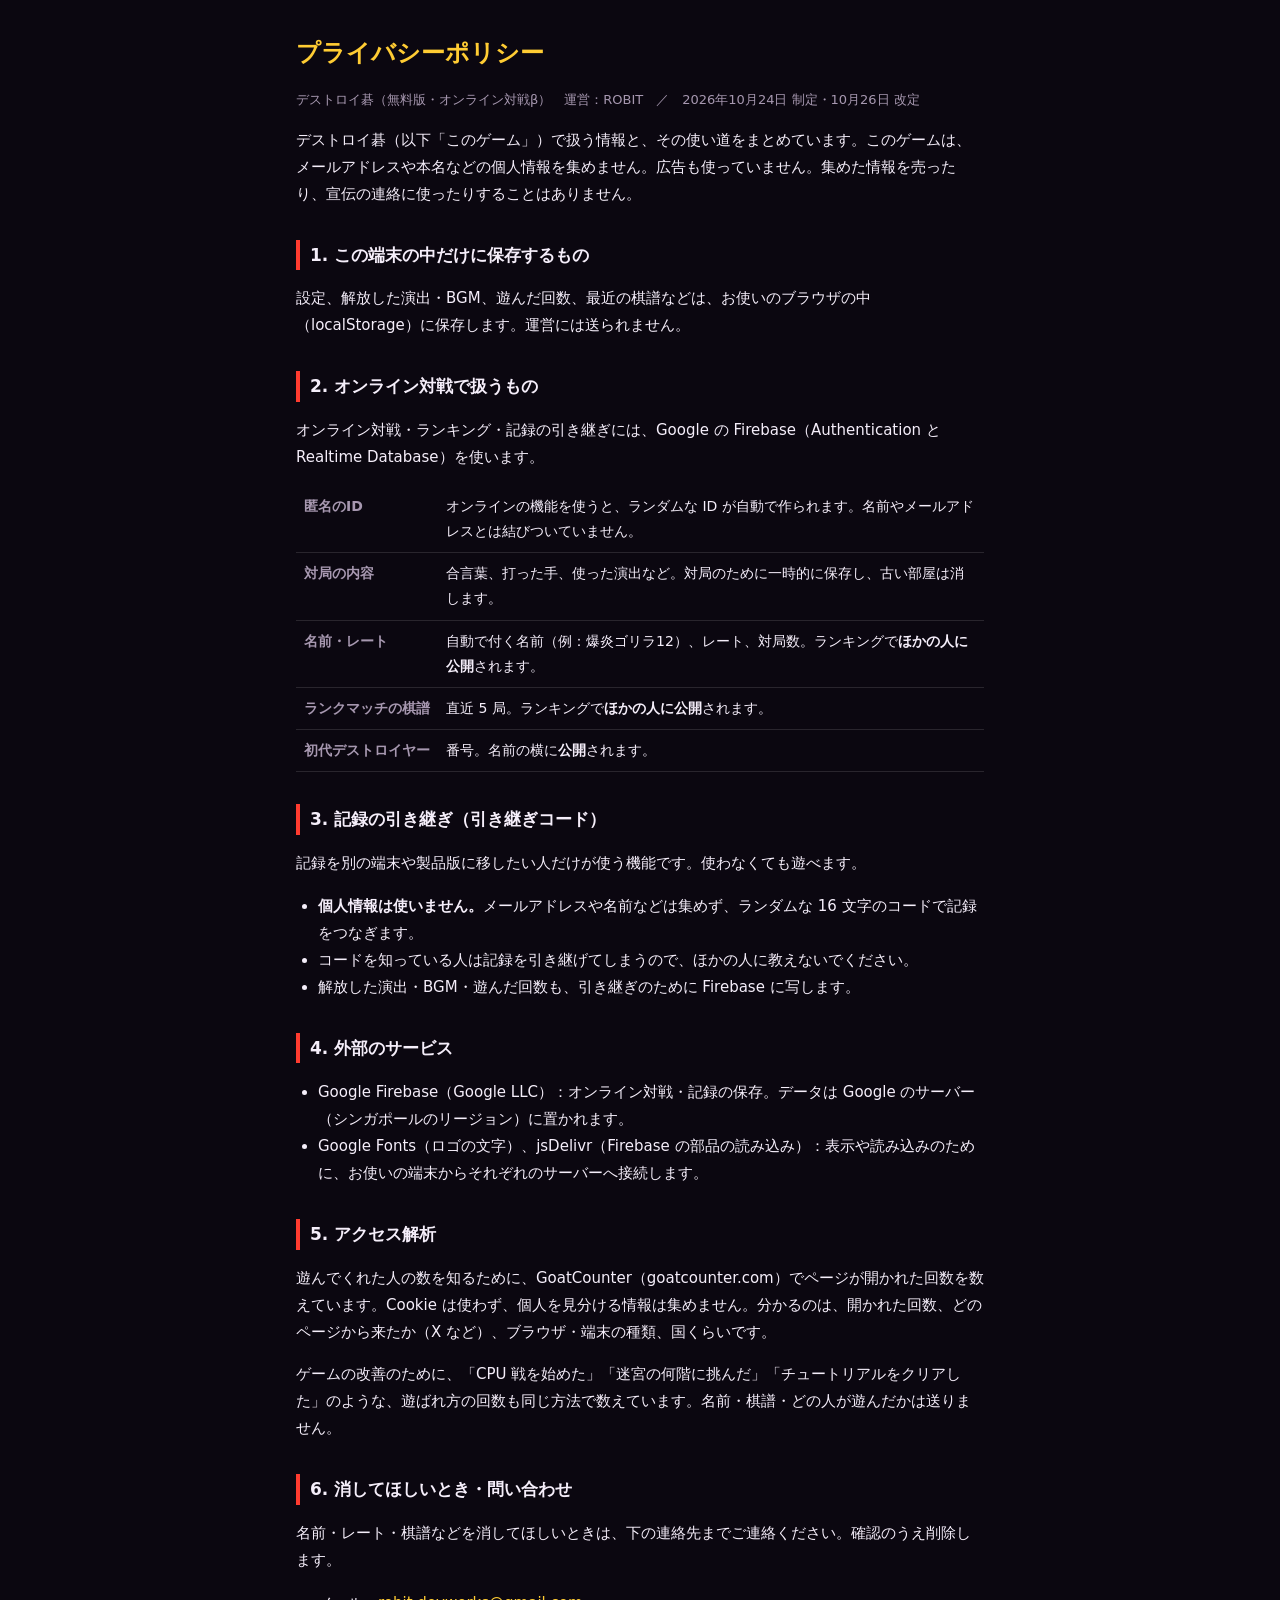
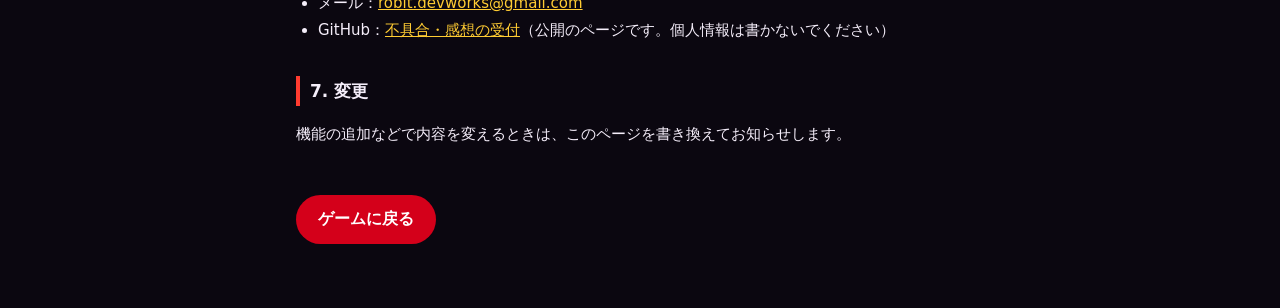
<file: privacy.html>
<!doctype html>
<html lang="ja">
<head>
  <meta charset="utf-8">
  <meta name="viewport" content="width=device-width, initial-scale=1">
  <title>プライバシーポリシー｜デストロイ碁</title>
  <meta name="robots" content="noindex">
  <style>
    :root { --bg: #0b0710; --panel: #19121f; --text: #f5eefa; --muted: #a798b0; --accent: #ffcc33; }
    * { box-sizing: border-box; }
    body { margin: 0; background: var(--bg); color: var(--text); font-family: 'Hiragino Sans', 'Yu Gothic', 'Noto Sans JP', system-ui, sans-serif; line-height: 1.8; }
    main { max-width: 720px; margin: 0 auto; padding: 32px 16px 64px; }
    h1 { font-size: 24px; margin: 0 0 4px; color: var(--accent); }
    h2 { font-size: 17px; margin: 32px 0 8px; padding-left: 10px; border-left: 4px solid #ff3b2f; }
    p, li { font-size: 15px; }
    ul { padding-left: 22px; }
    table { width: 100%; border-collapse: collapse; font-size: 14px; margin: 8px 0; }
    th, td { text-align: left; vertical-align: top; padding: 8px; border-bottom: 1px solid rgba(255, 255, 255, 0.12); }
    th { color: var(--muted); font-weight: 600; white-space: nowrap; }
    .muted { color: var(--muted); font-size: 13px; }
    a { color: var(--accent); }
    .back { display: inline-block; margin-top: 32px; padding: 10px 22px; border-radius: 999px; background: #d4001a; color: #fff; text-decoration: none; font-weight: 700; }
  </style>
</head>
<body>
<main>
  <h1>プライバシーポリシー</h1>
  <p class="muted">デストロイ碁（無料版・オンライン対戦β）　運営：ROBIT　／　2026年10月24日 制定・10月26日 改定</p>

  <p>デストロイ碁（以下「このゲーム」）で扱う情報と、その使い道をまとめています。このゲームは、メールアドレスや本名などの個人情報を集めません。広告も使っていません。集めた情報を売ったり、宣伝の連絡に使ったりすることはありません。</p>

  <h2>1. この端末の中だけに保存するもの</h2>
  <p>設定、解放した演出・BGM、遊んだ回数、最近の棋譜などは、お使いのブラウザの中（localStorage）に保存します。運営には送られません。</p>

  <h2>2. オンライン対戦で扱うもの</h2>
  <p>オンライン対戦・ランキング・記録の引き継ぎには、Google の Firebase（Authentication と Realtime Database）を使います。</p>
  <table>
    <tr><th>匿名のID</th><td>オンラインの機能を使うと、ランダムな ID が自動で作られます。名前やメールアドレスとは結びついていません。</td></tr>
    <tr><th>対局の内容</th><td>合言葉、打った手、使った演出など。対局のために一時的に保存し、古い部屋は消します。</td></tr>
    <tr><th>名前・レート</th><td>自動で付く名前（例：爆炎ゴリラ12）、レート、対局数。ランキングで<b>ほかの人に公開</b>されます。</td></tr>
    <tr><th>ランクマッチの棋譜</th><td>直近 5 局。ランキングで<b>ほかの人に公開</b>されます。</td></tr>
    <tr><th>初代デストロイヤー</th><td>番号。名前の横に<b>公開</b>されます。</td></tr>
  </table>

  <h2>3. 記録の引き継ぎ（引き継ぎコード）</h2>
  <p>記録を別の端末や製品版に移したい人だけが使う機能です。使わなくても遊べます。</p>
  <ul>
    <li><b>個人情報は使いません。</b>メールアドレスや名前などは集めず、ランダムな 16 文字のコードで記録をつなぎます。</li>
    <li>コードを知っている人は記録を引き継げてしまうので、ほかの人に教えないでください。</li>
    <li>解放した演出・BGM・遊んだ回数も、引き継ぎのために Firebase に写します。</li>
  </ul>

  <h2>4. 外部のサービス</h2>
  <ul>
    <li>Google Firebase（Google LLC）：オンライン対戦・記録の保存。データは Google のサーバー（シンガポールのリージョン）に置かれます。</li>
    <li>Google Fonts（ロゴの文字）、jsDelivr（Firebase の部品の読み込み）：表示や読み込みのために、お使いの端末からそれぞれのサーバーへ接続します。</li>
  </ul>

  <h2>5. アクセス解析</h2>
  <p>遊んでくれた人の数を知るために、GoatCounter（goatcounter.com）でページが開かれた回数を数えています。Cookie は使わず、個人を見分ける情報は集めません。分かるのは、開かれた回数、どのページから来たか（X など）、ブラウザ・端末の種類、国くらいです。</p>
  <p>ゲームの改善のために、「CPU 戦を始めた」「迷宮の何階に挑んだ」「チュートリアルをクリアした」のような、遊ばれ方の回数も同じ方法で数えています。名前・棋譜・どの人が遊んだかは送りません。</p>

  <h2>6. 消してほしいとき・問い合わせ</h2>
  <p>名前・レート・棋譜などを消してほしいときは、下の連絡先までご連絡ください。確認のうえ削除します。</p>
  <ul>
    <li>メール：<a href="mailto:robit.devworks@gmail.com">robit.devworks@gmail.com</a></li>
    <li>GitHub：<a href="https://github.com/robit-devworks/destroy-go-play/issues" target="_blank" rel="noopener">不具合・感想の受付</a>（公開のページです。個人情報は書かないでください）</li>
  </ul>

  <h2>7. 変更</h2>
  <p>機能の追加などで内容を変えるときは、このページを書き換えてお知らせします。</p>

  <a class="back" href="./">ゲームに戻る</a>
</main>
</body>
</html>
</file>
